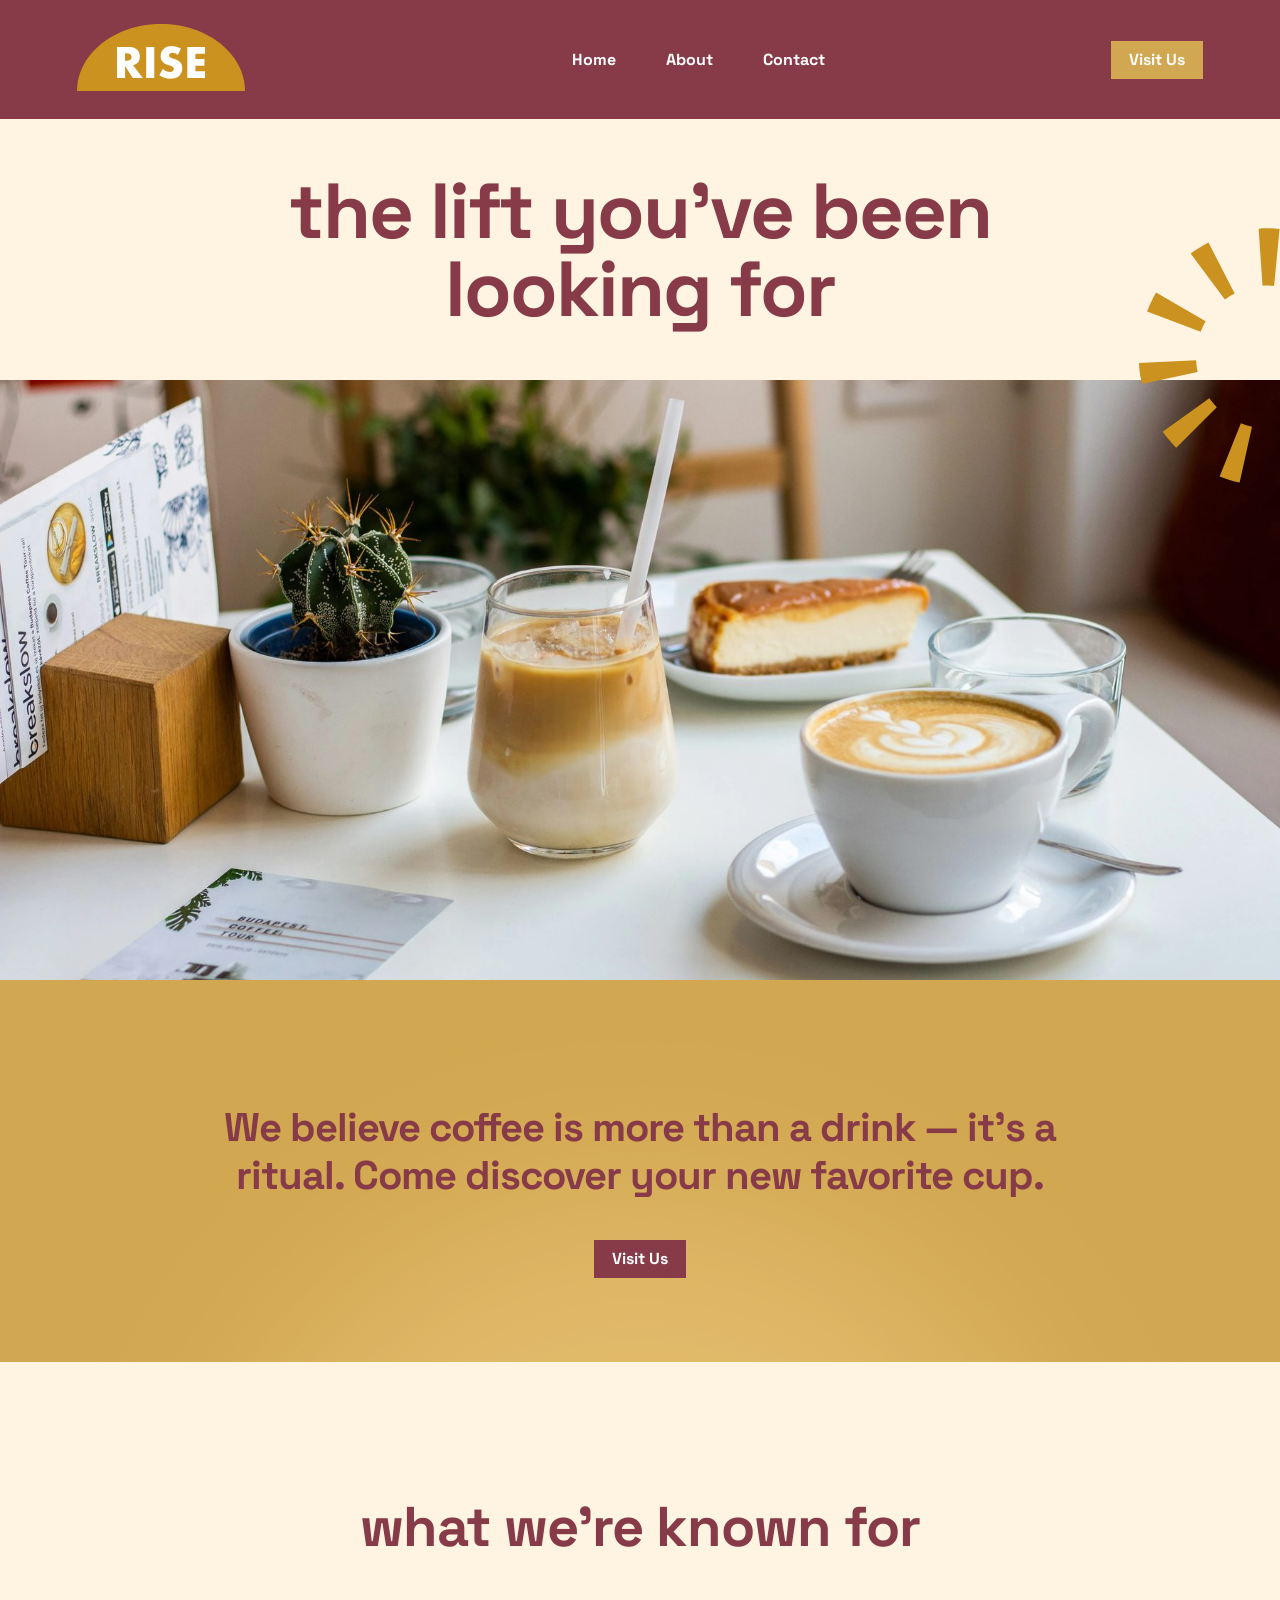
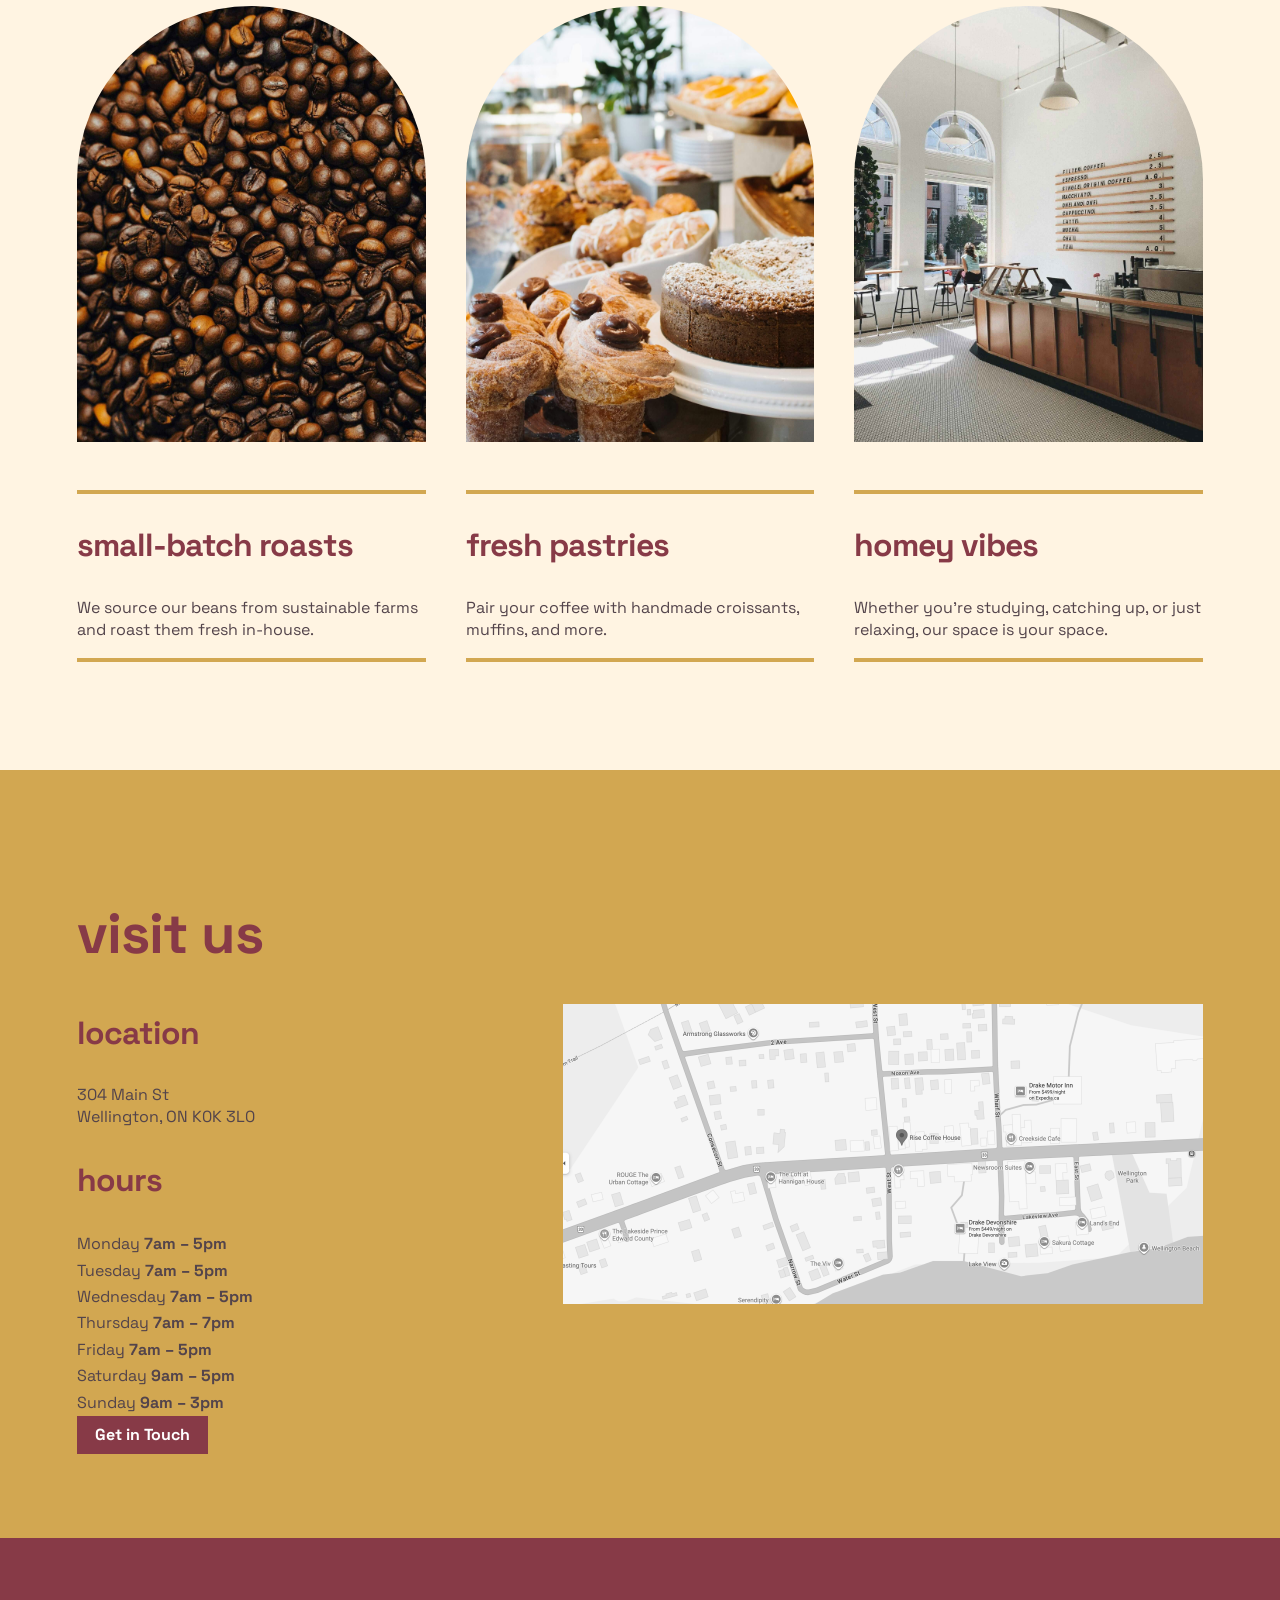
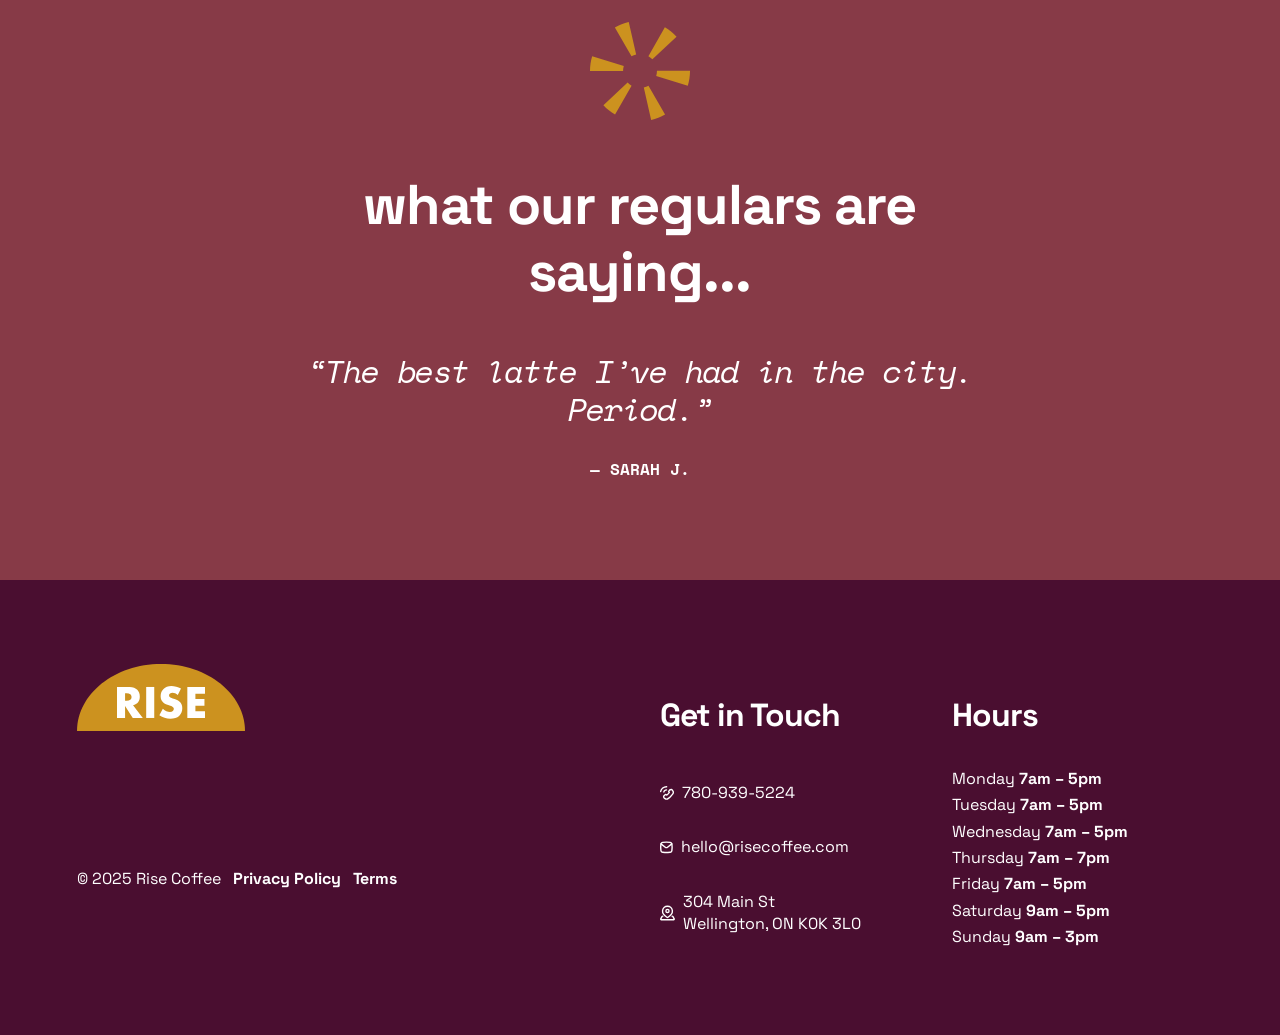
<file: index.html>
<!DOCTYPE html>
<html lang="en">
<head><!-- The head is a container for information ABOUT the page.
           Nothing in here appears on the page. The browser reads it, the visitor never sees it. -->

	<!-- Which character set to use. Leave this out and apostrophes turn into garbage. -->
	<meta charset="utf-8">
	<!-- Tells a phone to use its real width instead of pretending to be a desktop. -->
	<meta name="viewport" content="width=device-width, initial-scale=1">
	<!-- The browser tab text, and what Google shows in search results. Not a heading on the page. -->
	<title>Rise Coffee</title>
	<link rel="icon" href="images/favicon.png">
	<meta name="description" content="A neighbourhood coffee shop on Whyte Avenue. Single origin, roasted here, open from seven.">
	<meta property="og:title" content="Rise Coffee">
	<meta property="og:description" content="A neighbourhood coffee shop on Whyte Avenue.">
	<meta property="og:image" content="https://coderkovon.github.io/rise-coffee/images/rise-coffee-1.jpg">
	<meta property="og:url" content="https://coderkovon.github.io/rise-coffee/">

	<!-- STYLES -->
	<!-- STEP 1: your two stylesheet links go here -->
	<link rel="stylesheet" href="normalize.css"> <!--This normalizes browser default settings.-->
	<link rel="stylesheet" href="layout.css"> <!--This controls the structure and layout.-->
	<link rel="stylesheet" href="style.css"> <!--This adds all the styling to the elements of the pages.-->

	
	<!-- FONTS -->
	<!-- STEP 2: your Google Fonts links go here -->
	<!--Space Grotesque-->
	<link rel="preconnect" href="https://fonts.googleapis.com"> 
	<link rel="preconnect" href="https://fonts.gstatic.com" crossorigin>
	<link href="https://fonts.googleapis.com/css2?family=Space+Grotesk:wght@300..700&display=swap" rel="stylesheet">


	<!--Space Mono-->
	<link rel="preconnect" href="https://fonts.googleapis.com"> 
	<link rel="preconnect" href="https://fonts.gstatic.com" crossorigin>
	<link href="https://fonts.googleapis.com/css2?family=Space+Mono:ital,wght@0,400;0,700;1,400;1,700&display=swap" rel="stylesheet">



</head>

<body><!-- The body holds everything the visitor actually SEES. -->

	<!-- HEADER: the strip along the top. It is the same on every page of the site,
	     which is why it lives outside <main>. -->
	<header>
		<!-- LOGO -->
		<a href="index.html"><img src="images/rise-logo.svg" class="rise-logo-img" alt="rise logo"></a>
		<!-- NAVIGATION: a menu is a LIST of related links, so it is marked up as a ul with li inside.
		CSS takes the bullets off, but underneath it stays a list, because that is what it is. -->
		<nav>
			<ul>
				<li><a class="nav-link" href="index.html">Home</a></li>
				<li><a class="nav-link" href="about.html">About</a></li>
				<li><a class="nav-link" href="contact.html">Contact</a></li>
			</ul>
		</nav>
		<!-- The # in this href jumps to the element with id="visit" further down THIS page,
	     instead of opening a different page. -->
		<a href="index.html#visit" class="nav-link button">Visit Us</a>
		<div class="hamburger">
			<div class="hamburger-bar"></div>
			<div class="hamburger-bar"></div>
			<div class="hamburger-bar"></div>			
		</div>
	</header>

	<!-- MAIN: everything between the header and the footer. This is the part that is
	     actually THIS page. One <main> per page. -->
	<main>

		<!-- SECTION: one horizontal band of the page. Look at the mockup: every time the
		     background colour changes, a new section starts. This page has five. -->

		<!-- HERO SECTION: the first thing a visitor sees. -->
		<section id="hero" class="">
			<div class="container">
				<!-- DIV: a plain box with no meaning. It exists so we can group things together
				     and move them around with CSS later. You will use hundreds of these. -->
				<div class="row row-justify-center">
					<div class="col col-lg-8 col-md-12 col-sm-12 text-center">
						<!-- h1 is the most important heading on the page. Only ever one per page. -->
						<h1>the lift you’ve been looking for</h1>
					</div>
				</div><!-- row ends -->
			</div><!-- container ends -->

			<div class="">
				<div class=""> <!-- column -->
					<div class="hero-img" >
						<!-- img has no closing tag. An image is a thing, not a container,
						     so there is nothing to wrap around and nothing to close.
						     Every image also needs an alt attribute describing what it shows. -->
						<!--REMOVE THIS, ADDING THIS IN DIFFERENTLY <img src="images/rise-coffee-1.jpg" class="img-full" alt="Coffee and pastries on a table">-->
						<img src="images/rise-icon-1.svg" class="hero-icon" alt="">
					</div>
				</div>
			</div><!-- row ends -->

		</section>


		<!-- FAVOURITE CUP SECTION: gold band in the mockup.
		     Notice the markup is identical to the section above. Only the CSS will differ. -->
		<section class="section-padding background-gold position-relative">
			<img src="images/gradient-1.png" class="gradient-1" alt="">
			<div class="container z-index-2">

				<div class="row row-justify-center">
					<div class="col col-lg-10 col-md-12 col-sm-12 text-center">
						<p class="paragraph-large">We believe coffee is more than a drink — it’s a ritual. Come discover your new favorite cup.</p>
						<a href="index.html#visit" class="button-secondary">Visit Us</a>
					</div>
				</div><!-- row ends -->

			</div><!-- container ends -->
		</section>


		<!-- KNOWN FOR SECTION: the three cards.
		     Look at columns 1, 2 and 3 below. They are the SAME block written three times
		     with different words. Write one, get it right, then copy it. -->
		<section class="section-padding">
			<div class="container">	
				<!-- ROW -->
				<div class="row">
					<div class="col col-lg-12">
						<h2 class="text-center">what we’re known for</h2>
					</div>
				</div><!-- row ends -->


				<!-- ROW -->
				<div class="row">
					<!-- COLUMN 1-->
					<div class="col col-lg-4 col-md-6 col-sm-12">
						<div class="card">
							<div class="card-img-wrap">
								<img src="images/rise-coffee-4.jpg" class="card-img" alt="Roasted coffee beans">
							</div>
							<div class="card-border">
								<h3>small-batch roasts</h3>
								<p>We source our beans from sustainable farms and roast them fresh in-house.</p>
							</div>
						</div>
					</div>

					<!-- COLUMN 2 -->
					<div class="col col-lg-4 col-md-6 col-sm-12">
						<div class="card">
							<div class="card-img-wrap">
								<img src="images/rise-coffee-5.jpg" class="card-img" alt="A tray of fresh pastries">
							</div>
							<div class="card-border">
								<h3>fresh pastries</h3>
								<p>Pair your coffee with handmade croissants, muffins, and more.</p>
							</div>
						</div>
					</div>

					<!-- COLUMN 3 -->
					<div class="col col-lg-4 col-md-6 col-sm-12">
						<div class="card">
							<div class="card-img-wrap">
								<img src="images/rise-coffee-2.jpg" class="card-img" alt="The cafe seating area">
							</div>
							<div class="card-border">
								<h3>homey vibes</h3>
								<p>Whether you’re studying, catching up, or just relaxing, our space is your space.</p>
							</div>	
						</div>	
					</div>
				</div><!-- row ends -->

			</div><!-- container ends -->
		</section>


		<!-- VISIT US SECTION. The id="visit" is what the Visit Us buttons jump to.
		     An id can only be used once per page. A class can be used as often as you like. -->
		<section id="visit" class="section-padding background-gold">
			<div class="container">

				<!-- ROW -->
				<div class="row row-align-center">
					
					<!-- COLUMN 1: the details -->
					<div class="col col-lg-5 col-md-12 col-sm-12">
						<h2>visit us</h2>

						<h3>location</h3>
						<p>304 Main St<br>Wellington, ON  K0K 3L0</p>

						<!-- Opening hours are a list of related items, so: another ul.
						     Same two tags as the navigation, doing a completely different job. -->
						<h3>hours</h3>
						<ul class="remove-list-style">
						    <li>Monday  <b>7am – 5pm</b></li>
						    <li>Tuesday  <b>7am – 5pm</b></li>
						    <li>Wednesday  <b>7am – 5pm</b></li>
						    <li>Thursday  <b>7am – 7pm</b></li>
						    <li>Friday  <b>7am – 5pm</b></li>
						    <li>Saturday  <b>9am – 5pm</b></li>
						    <li>Sunday  <b>9am – 3pm</b></li>
  						</ul>
  						<a href="contact.html" class="nav-link button button-secondary">Get in Touch</a>
					</div>

					<!-- COLUMN 2: the map -->
					<div class="col col-lg-7 col-md-12 col-sm-12">
						<div class="">
							<img src="images/map.png" class="img-full" alt="Map showing the location of Rise Coffee">
						</div>
					</div>
				</div><!-- row ends -->

			</div><!-- container ends -->
		</section>


		<!-- TESTIMONIALS SECTION: maroon band in the mockup. -->
		<section id="testimonials" class="section-padding background-maroon-light">
			<div class="container">

				<!-- ROW -->
				<div class="row row-justify-center">
					<div class="col col-lg-8 col-md-12 col-sm-12 text-center">
						<img src="images/rise-icon-2.svg" class="testimonial-icon">
						<h2 class="text-white">what our regulars are saying...</h2>
						<p class="text-white review-statements">“The best latte I’ve had in the city. Period.”</p>
						<p class="text-white reviewer-names">— SARAH J.</p>
					</div>
				</div><!-- row ends -->

			</div><!-- container ends -->
		</section>

	</main>


	<!-- FOOTER -->
	<footer class="section-padding background-maroon-dark">
		<div class="container">

		<!-- ROW -->
			<div class="row">
				<!-- COLUMN 1 -->
				<div class="col col-lg-6 col-md-12 col-sm-12">
					<a href="index.html"><img src="images/rise-logo.svg" class="rise-logo-img" alt="rise logo"></a>
					<div class="footer-tos-box">
						<p class="text-white">© 2025 Rise Coffee</p>
						<p class="nav-link">Privacy Policy</p>
						<p class="nav-link">Terms</p>
					</div>
				</div>

				<!-- COLUMN 2 -->
				<div class="col col-lg-3 col-md-6 col-sm-12">
					<h3 class="text-white">Get in Touch</h3>
					<div class="footer-contact-box">
						<img src="images/telephone-icon.svg" alt="">
						<p class="text-white">780-939-5224</p>
					</div>
					<div class="footer-contact-box">
						<img src="images/email-icon.svg" alt="">
						<p class="text-white">hello@risecoffee.com</p>
					</div>
					<div class="footer-contact-box">
						<img src="images/gps-location-icon.svg" alt="">
						<p class="text-white">304 Main St<br>Wellington, ON  K0K 3L0</p>
					</div>
				</div>

				<!-- COLUMN 3 -->
				<div class="col col-lg-3 col-md-6 col-sm-12">
					<h3 class="text-white">Hours</h3>
					<ul class="remove-list-style">
						<li class="text-white">Monday  <b>7am – 5pm</b></li>
						<li class="text-white">Tuesday  <b>7am – 5pm</b></li>
						<li class="text-white">Wednesday  <b>7am – 5pm</b></li>
						<li class="text-white">Thursday  <b>7am – 7pm</b></li>
						<li class="text-white">Friday  <b>7am – 5pm</b></li>
						<li class="text-white">Saturday  <b>9am – 5pm</b></li>
						<li class="text-white">Sunday  <b>9am – 3pm</b></li>
	  				</ul>
				</div>
			</div><!-- row ends -->

		</div><!-- container ends -->

	</footer>

</body>
</html>
</file>
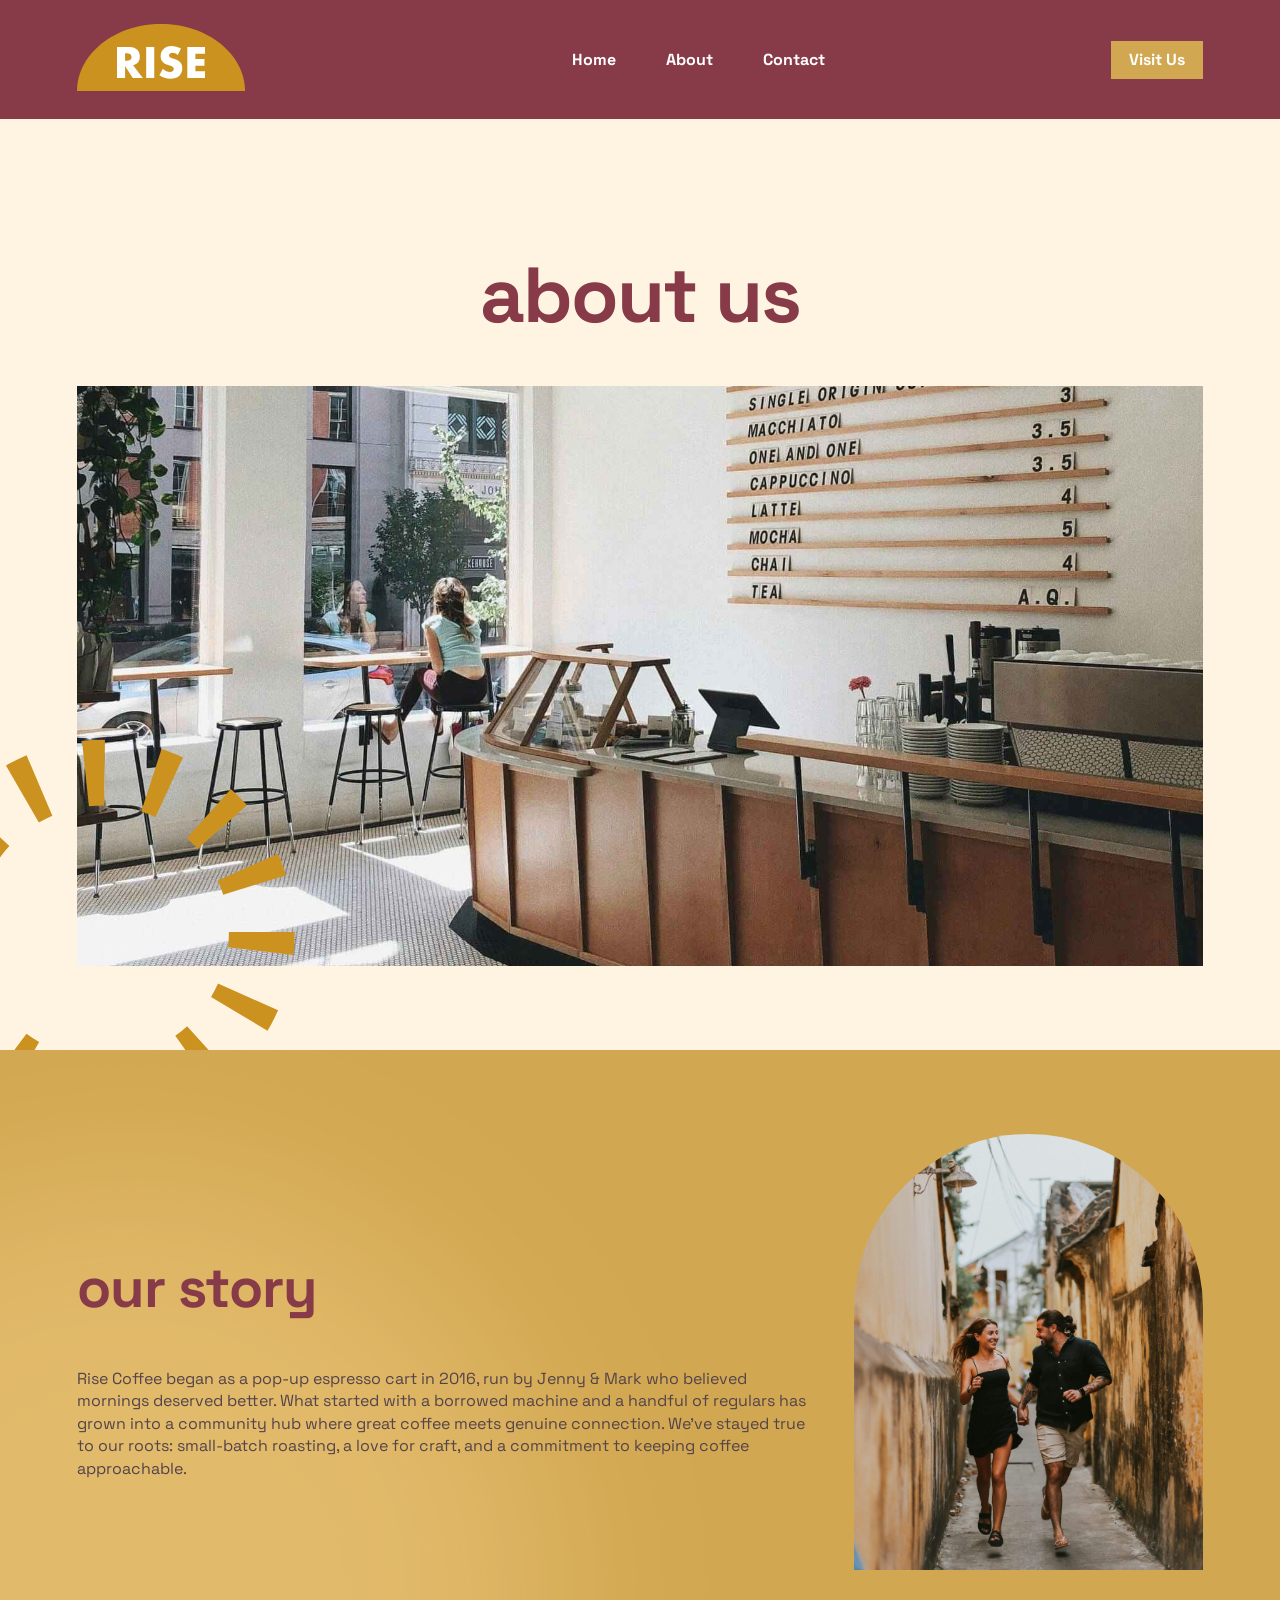
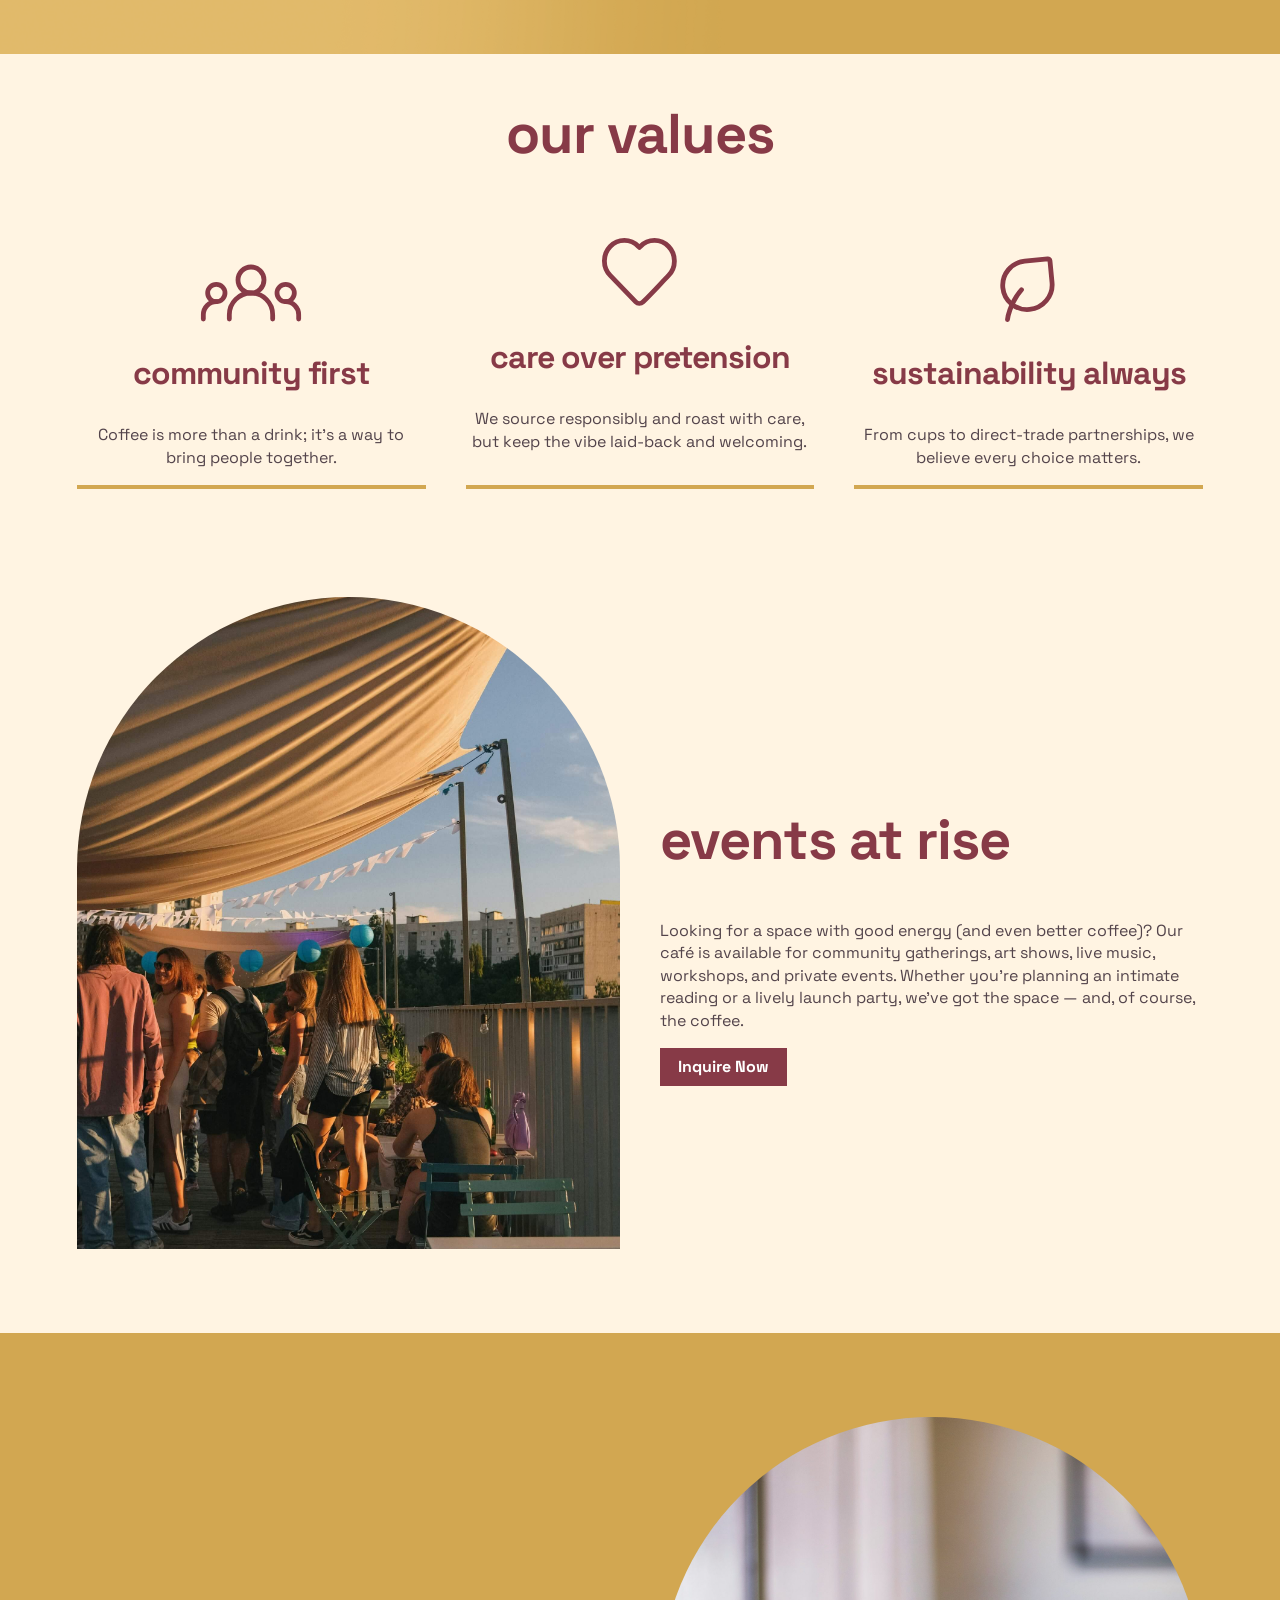
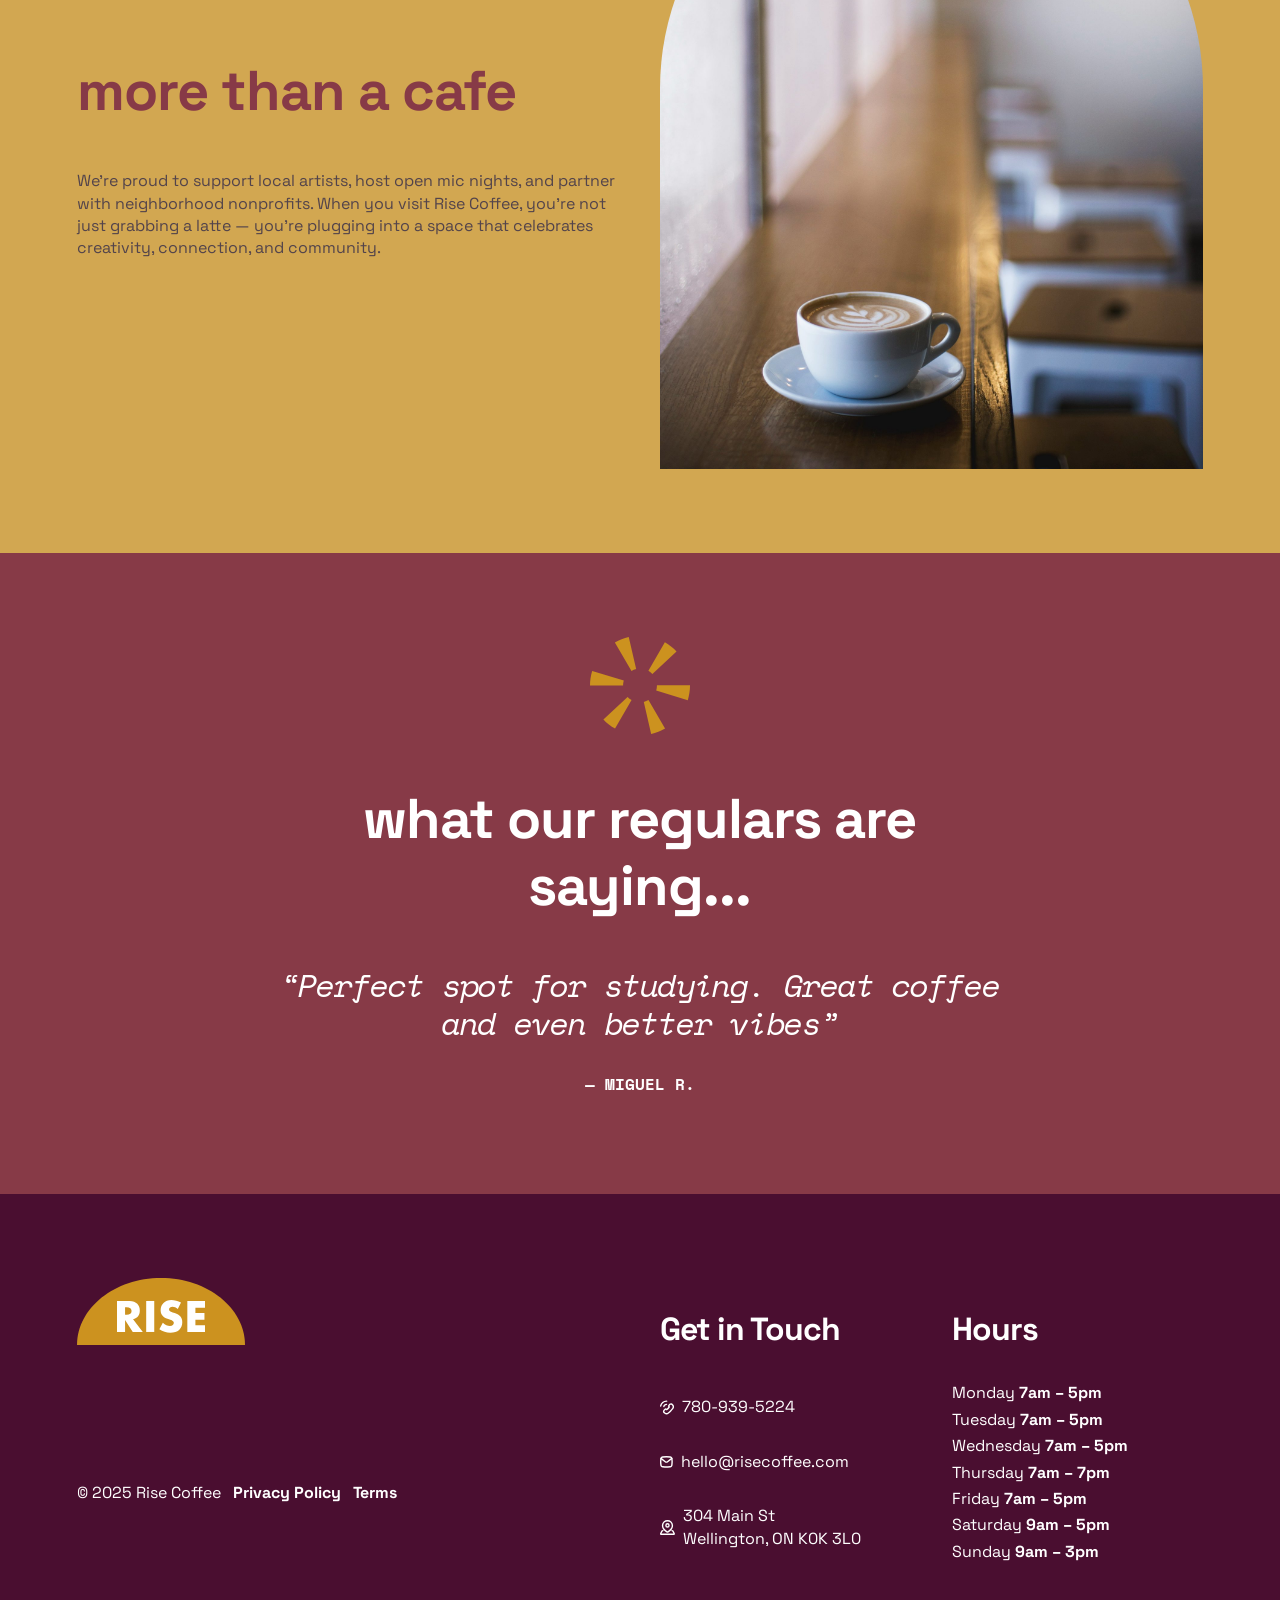
<file: about.html>
<!DOCTYPE html>
<html lang="en">

<head>
	<meta charset="utf-8">
	<meta name="viewport" content="width=device-width, initial-scale=1">
	<title>About | Rise Coffee</title>
	<link rel="icon" href="images/favicon.png">
	<meta name="description" content="What is Rise Coffee and origin? Rise coffee's values and mission.">
	<meta property="og:title" content="Rise Coffee">
	<meta property="og:description" content="A neighbourhood coffee shop on Whyte Avenue.">
	<meta property="og:image" content="https://coderkovon.github.io/rise-coffee/images/rise-coffee-1.jpg">
	<meta property="og:url" content="https://coderkovon.github.io/rise-coffee/">

	<!--STYLESHEETS-->
	<link rel="stylesheet" href="normalize.css">
	<link rel="stylesheet" href="layout.css">
	<link rel="stylesheet" href="style.css">

	<!--FONTS-->
	<!--Space Grotesque-->
	<link rel="preconnect" href="https://fonts.googleapis.com"> 
	<link rel="preconnect" href="https://fonts.gstatic.com" crossorigin>
	<link href="https://fonts.googleapis.com/css2?family=Space+Grotesk:wght@300..700&display=swap" rel="stylesheet">


	<!--Space Mono-->
	<link rel="preconnect" href="https://fonts.googleapis.com"> 
	<link rel="preconnect" href="https://fonts.gstatic.com" crossorigin>
	<link href="https://fonts.googleapis.com/css2?family=Space+Mono:ital,wght@0,400;0,700;1,400;1,700&display=swap" rel="stylesheet">



</head>


<!----------------------->


<body>
	<!--HEADER-->
	<header>
		<!-- LOGO -->
		<a href="index.html"><img src="images/rise-logo.svg" class="rise-logo-img" alt="rise logo"></a>
		<!-- NAVIGATION: a menu is a LIST of related links, so it is marked up as a ul with li inside.
		CSS takes the bullets off, but underneath it stays a list, because that is what it is. -->
		<nav>
			<ul>
				<li><a class="nav-link" href="index.html">Home</a></li>
				<li><a class="nav-link" href="about.html">About</a></li>
				<li><a class="nav-link" href="contact.html">Contact</a></li>
			</ul>
		</nav>
		<!-- The # in this href jumps to the element with id="visit" further down THIS page,
	     instead of opening a different page. -->
		<a href="index.html#visit" class="nav-link button">Visit Us</a>
		<div class="hamburger">
			<div class="hamburger-bar"></div>
			<div class="hamburger-bar"></div>
			<div class="hamburger-bar"></div>			
		</div>
	</header>



	<!--MAIN-->
	<main class="background-gold-faint">
		<!--HERO SECTION-->
		<section class="section-padding">

			<div class="container">				
				<h1 class="text-center">about us</h1>

				<div class="row row-justify-center">
					<div class="col col-lg-12 col-md-12 col-sm-12">
						<div class="about-us-hero-img" alt="ordering counter of the cafe with seating and tables by the windows">
							
						</div>
					</div>
				</div><!-- row ends -->
			</div><!-- container ends -->
			<img src="images/rise-icon-3.svg" class="about-us-hero-icon" alt="">

			
		</section>


		<!--OUR STORY SECTION-->
		<section class="section-padding background-gold position-relative">
			<img src="images/gradient-1.png" class="gradient-2" alt="">
			<div class="container z-index-2">
				<!-- ROW -->
				<div class="row row-align-center">
					<!-- COLUMN 1 -->
					<div class="col col-lg-8 col-md-6 col-sm-12">
						<h2>our story</h2>
						<p>Rise Coffee began as a pop-up espresso cart in 2016, run by Jenny & Mark who believed mornings deserved better. What started with a borrowed machine and a handful of regulars has grown into a community hub where great coffee meets genuine connection. We’ve stayed true to our roots: small-batch roasting, a love for craft, and a commitment to keeping coffee approachable.</p>
					</div>

					<!-- COLUMN 2 -->
					<div class="col col-lg-4 col-md-6 col-sm-12">
						<div class="card-img-wrap">
							<img src="images/rise-coffee-7.jpg" class="about-img" alt="a woman and a man in black attire are jogging down a rustic alley">
						</div>
					</div>
				</div><!-- row ends -->
			</div><!-- container ends -->
		</section>


		<!--OUR VALUES SECTION-->
		<section>
			<div class="container">
				<!--SECTION TITLE-->
				<div>
					<h2 class="text-center">our values</h2>
				</div>
				<!-- ROW -->
				<div class="row">
					<!--COLUMN 1-->
					<div class="col col-lg-4 col-md-6 col-sm-12">
						<div class="card">
							<div class="card-border-bottom">	
								<img src="images/community-first-icon.svg" class="col-justify-center" alt="three stickfigures representing community">
								<h3 class="text-center">community first</h3>
								<p class="text-center">Coffee is more than a drink; it’s a way to bring people together.</p>
							</div>
						</div>
					</div>

					<!--COLUMN 2-->
					<div class="col col-lg-4 col-md-6 col-sm-12">
						<div class="card">
							<div class="card-border-bottom">
								<img src="images/care-over-pretension-icon.svg" class="col-justify-center" alt="a heart representing care">
								<h3 class="text-center">care over pretension</h3>
								<p class="text-center">We source responsibly and roast with care, but keep the vibe laid-back and welcoming.</p>
							</div>
						</div>
					</div>

					<!--COLUMN 3-->
					<div class="col col-lg-4 col-md-6 col-sm-12">
						<div class="card">
							<div class="card-border-bottom">
								<img src="images/sustainability-always-icon.svg" class="col-justify-center" alt="a leaf representing nature">
								<h3 class="text-center">sustainability always</h3>
								<p class="text-center">From cups to direct-trade partnerships, we believe every choice matters.</p>
							</div>
						</div>
					</div>
				</div><!-- row ends -->
			</div><!-- container ends -->
		</section>


		<!--EVENTS SECTION-->
		<section class="section-padding">
			<div class="container">
				<!-- ROW -->
				<div class="row row-align-center">
					<!--COLUMN 1-->
					<div class="col col-lg-6 col-md-12 col-sm-12">
						<div class="card-img-wrap-lg">
							<img src="images/rise-coffee-8.jpg" class="card-img" alt="people enjoying a lively gathering on an outdoor patio in the sunset">
						</div>
					</div>

					<!--COLUMN 2-->
					<div class="col col-lg-6 col-md-12 col-sm-12">
						<h2>events at rise</h2>
						<p>Looking for a space with good energy (and even better coffee)? Our café is available for community gatherings, art shows, live music, workshops, and private events. Whether you’re planning an intimate reading or a lively launch party, we’ve got the space — and, of course, the coffee.</p>
					
						<!--INQUIRE NOW BUTTON-->
						<a href="contact.html" class="button-secondary">Inquire Now</a>
					</div>
				</div><!-- row ends -->
			</div><!-- container ends -->
		</section>		


		<!--MORE THAN A CAFE SECTION-->
		<section class="section-padding background-gold">
			<div class="container">
				<!-- ROW -->
				<div class="row row-align-center">
					<!--COLUMN 1-->
					<div class="col col-lg-6 col-md-12 col-sm-12">
						<h2>more than a cafe</h2>
						<p>We’re proud to support local artists, host open mic nights, and partner with neighborhood nonprofits. When you visit Rise Coffee, you’re not just grabbing a latte — you’re plugging into a space that celebrates creativity, connection, and community.</p>
					</div>

					<!--COLUMN 2-->
					<div class="col col-lg-6 col-md-12 col-sm-12">
						<div class="card-img-wrap-lg">
							<img src="images/rise-coffee-3.jpg" class="about-img" alt="cup of latte on a plate with cafe art on the surface resting on a counter by the window">
						</div>
					</div>
				</div><!-- row ends -->
			</div><!-- container ends -->
		</section>		


		<!--TESTIMONIALS SECTION-->
		<section id="testimonials" class="section-padding background-maroon-light">
			<div class="container">

				<!-- ROW -->
				<div class="row row-justify-center">
					<div class="col col-lg-8 col-md-12 col-sm-12 text-center">
						<img src="images/rise-icon-2.svg" class="testimonial-icon" alt="">
						<h2 class="text-white">what our regulars are saying...</h2>
						<p class="text-white review-statements">“Perfect spot for studying. Great coffee and even better vibes”</p>
						<p class="text-white reviewer-names">— MIGUEL R.</p>
					</div>
				</div><!-- row ends -->

			</div><!-- container ends -->
		</section>

	</main>


<!----------------------->

	<!-- FOOTER -->
	<footer class="section-padding background-maroon-dark">
		<div class="container">

		<!-- ROW -->
			<div class="row">
				<!-- COLUMN 1 -->
				<div class="col col-lg-6 col-md-12 col-sm-12">
					<a href="index.html"><img src="images/rise-logo.svg" class="rise-logo-img" alt="rise logo"></a>
					<div class="footer-tos-box">
						<p class="text-white">© 2025 Rise Coffee</p>
						<p class="nav-link">Privacy Policy</p>
						<p class="nav-link">Terms</p>
					</div>
				</div>

				<!-- COLUMN 2 -->
				<div class="col col-lg-3 col-md-6 col-sm-12">
					<h3 class="text-white">Get in Touch</h3>
					<div class="footer-contact-box">
						<img src="images/telephone-icon.svg" alt="">
						<p class="text-white">780-939-5224</p>
					</div>
					<div class="footer-contact-box">
						<img src="images/email-icon.svg" alt="">
						<p class="text-white">hello@risecoffee.com</p>
					</div>
					<div class="footer-contact-box">
						<img src="images/gps-location-icon.svg" alt="">
						<p class="text-white">304 Main St<br>Wellington, ON  K0K 3L0</p>
					</div>
				</div>

				<!-- COLUMN 3 -->
				<div class="col col-lg-3 col-md-6 col-sm-12">
					<h3 class="text-white">Hours</h3>
					<ul class="remove-list-style">
						<li class="text-white">Monday  <b>7am – 5pm</b></li>
						<li class="text-white">Tuesday  <b>7am – 5pm</b></li>
						<li class="text-white">Wednesday  <b>7am – 5pm</b></li>
						<li class="text-white">Thursday  <b>7am – 7pm</b></li>
						<li class="text-white">Friday  <b>7am – 5pm</b></li>
						<li class="text-white">Saturday  <b>9am – 5pm</b></li>
						<li class="text-white">Sunday  <b>9am – 3pm</b></li>
	  				</ul>
				</div>
			</div><!-- row ends -->

		</div><!-- container ends -->

	</footer>


</body>
</html>
</file>
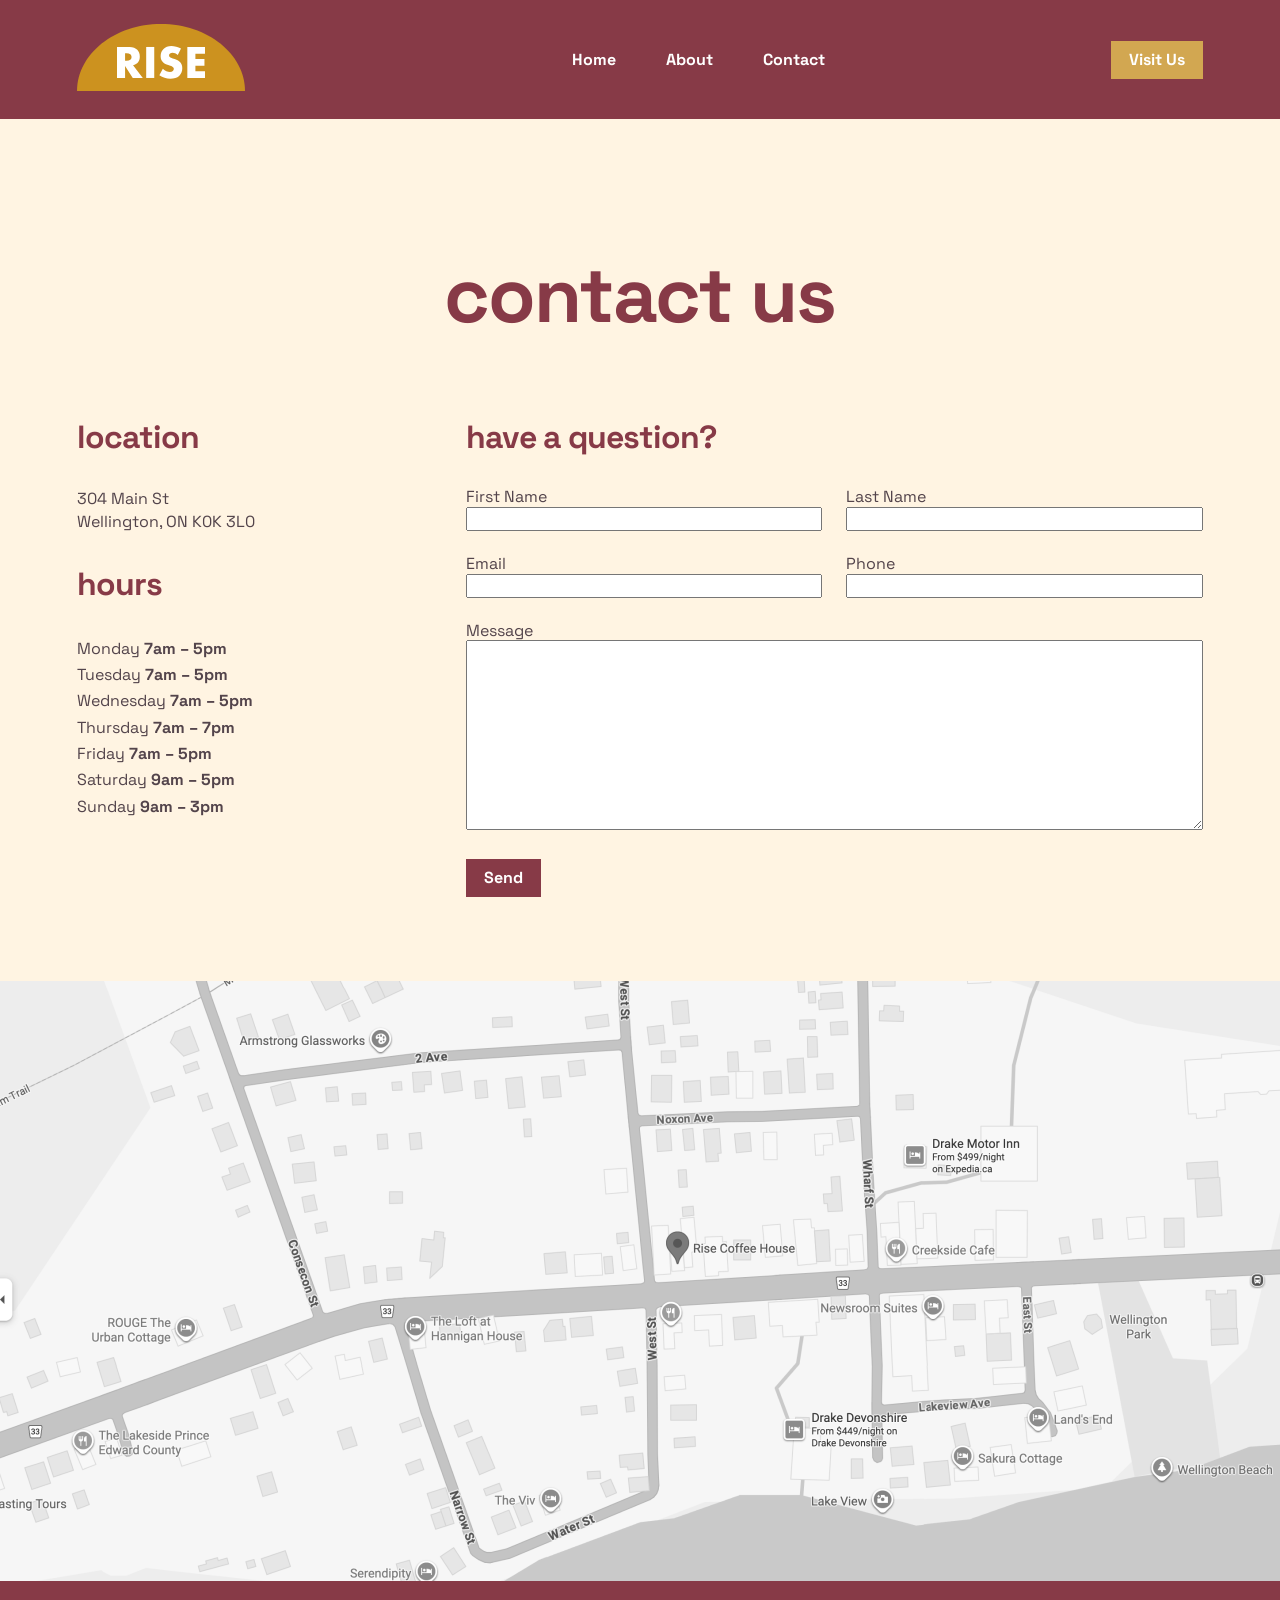
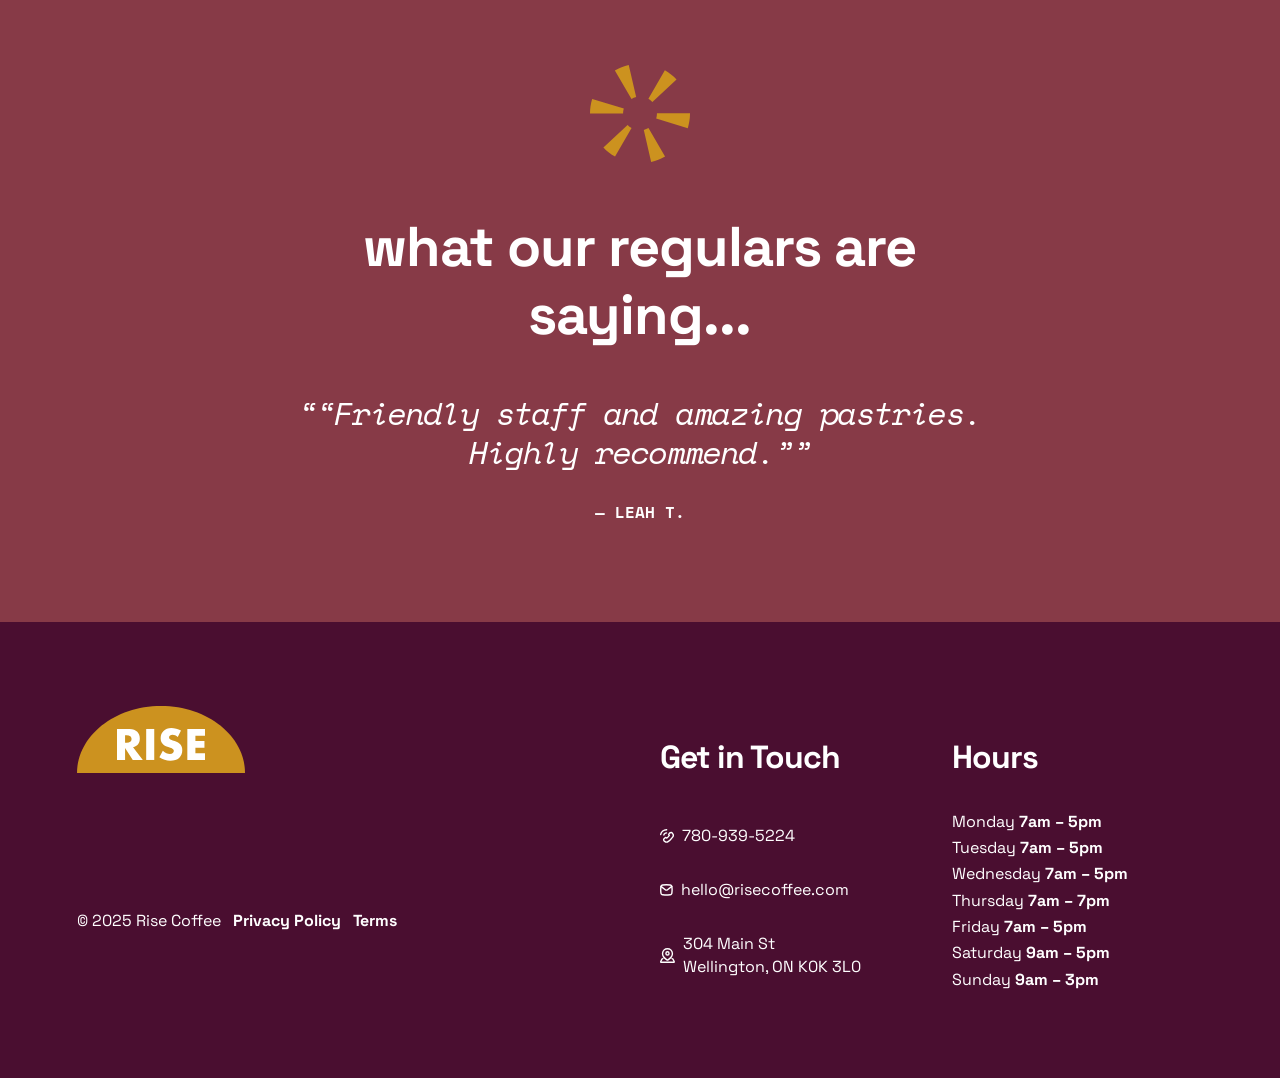
<file: contact.html>
<!DOCTYPE html>
<html lang="en">

<head>
	<meta charset="utf-8">
	<meta name="viewport" content="width=device-width, initial-scale=1">
	<title>Contact | Rise Coffee</title>
	<link rel="icon" href="images/favicon.png">
	<meta name="description" content="Contact rise coffee with comments or concerns.">
	<meta property="og:title" content="Rise Coffee">
	<meta property="og:description" content="A neighbourhood coffee shop on Whyte Avenue.">
	<meta property="og:image" content="https://coderkovon.github.io/rise-coffee/images/rise-coffee-1.jpg">
	<meta property="og:url" content="https://coderkovon.github.io/rise-coffee/">

	<!--STYLESHEETS-->
	<link rel="stylesheet" href="normalize.css">
	<link rel="stylesheet" href="layout.css">
	<link rel="stylesheet" href="style.css">

	<!--FONTS-->
	<!--Space Grotesque-->
	<link rel="preconnect" href="https://fonts.googleapis.com"> 
	<link rel="preconnect" href="https://fonts.gstatic.com" crossorigin>
	<link href="https://fonts.googleapis.com/css2?family=Space+Grotesk:wght@300..700&display=swap" rel="stylesheet">


	<!--Space Mono-->
	<link rel="preconnect" href="https://fonts.googleapis.com"> 
	<link rel="preconnect" href="https://fonts.gstatic.com" crossorigin>
	<link href="https://fonts.googleapis.com/css2?family=Space+Mono:ital,wght@0,400;0,700;1,400;1,700&display=swap" rel="stylesheet">



</head>


<!----------------------->


<body>
	<!--HEADER-->
	<header>
		<!-- LOGO -->
		<a href="index.html"><img src="images/rise-logo.svg" class="rise-logo-img" alt="rise logo"></a>
		<!-- NAVIGATION: a menu is a LIST of related links, so it is marked up as a ul with li inside.
		CSS takes the bullets off, but underneath it stays a list, because that is what it is. -->
		<nav>
			<ul>
				<li><a class="nav-link" href="index.html">Home</a></li>
				<li><a class="nav-link" href="about.html">About</a></li>
				<li><a class="nav-link" href="contact.html">Contact</a></li>
			</ul>
		</nav>
		<!-- The # in this href jumps to the element with id="visit" further down THIS page,
	     instead of opening a different page. -->
		<a href="index.html#visit" class="nav-link button">Visit Us</a>
		<div class="hamburger">
			<div class="hamburger-bar"></div>
			<div class="hamburger-bar"></div>
			<div class="hamburger-bar"></div>			
		</div>
	</header>


	<!--MAIN-->
	<main class="background-gold-faint">
		<!--HERO SECTION-->
		<section class="section-padding">
			<div class="container">				
				<h1 class="text-center">contact us</h1>
				<div class="row row-align-start">
					
					<!-- COLUMN 1: the details -->
					<div class="col col-lg-4 col-md-12 col-sm-12">
						<h3>location</h3>
						<p>304 Main St<br>Wellington, ON  K0K 3L0</p>

						<!-- Opening hours are a list of related items, so: another ul.
						     Same two tags as the navigation, doing a completely different job. -->
						<h3>hours</h3>
						<ul class="remove-list-style">
						    <li>Monday  <b>7am – 5pm</b></li>
						    <li>Tuesday  <b>7am – 5pm</b></li>
						    <li>Wednesday  <b>7am – 5pm</b></li>
						    <li>Thursday  <b>7am – 7pm</b></li>
						    <li>Friday  <b>7am – 5pm</b></li>
						    <li>Saturday  <b>9am – 5pm</b></li>
						    <li>Sunday  <b>9am – 3pm</b></li>
  						</ul>
  					</div>


  					<!-- COLUMN 2: inquiry inputs -->
					<div class="col col-lg-8 col-md-12 col-sm-12">
						<h3>have a question?</h3>
							<form class="contact-form">
								<div class="field">
									<label for="FirstName">First Name</label>
									<input type="text" id="FirstName" class="input-text">
								</div>
								<div class="field">
									<label for="LastFirst">Last Name</label>
									<input type="text" id="LastName" class="input-text">
								</div>
								<div class="field">
									<label for="Email">Email</label>
									<input type="text" id="Email" class="input-text">
								</div>
								<div class="field">
									<label for="Phone">Phone</label>
									<input type="text" id="Phone" class="input-text">
								</div>
								<div class="field field-wide">
									<label for="Message">Message</label>
									<textarea id="Message" class="input-message" rows="10"></textarea>
								</div>
								<input type="submit" value="Send" class="button-secondary form-submit">
							</form>
					</div>


  				</div> <!-- row ends -->
			</div><!-- container ends -->
		</section>



		<!--MAP-->
		<section>
			<div class="container-full">
				<img src="images/map.png" class="img-full" alt="Map showing the location of Rise Coffee">
			</div>
		</section>



		<!--TESTIMONIALS SECTION-->
		<section id="testimonials" class="section-padding background-maroon-light">
			<div class="container">

				<!-- ROW -->
				<div class="row row-justify-center">
					<div class="col col-lg-8 col-md-12 col-sm-12 text-center">
						<img src="images/rise-icon-2.svg" class="testimonial-icon" alt="">
						<h2 class="text-white">what our regulars are saying...</h2>
						<p class="text-white review-statements">““Friendly staff and amazing pastries. Highly recommend.””</p>
						<p class="text-white reviewer-names">— LEAH T.</p>
					</div>
				</div><!-- row ends -->

			</div><!-- container ends -->
		</section>

	</main>




	<!----------------------->

	<!-- FOOTER -->
	<footer class="section-padding background-maroon-dark">
		<div class="container">

		<!-- ROW -->
			<div class="row">
				<!-- COLUMN 1 -->
				<div class="col col-lg-6 col-md-12 col-sm-12">
					<a href="index.html"><img src="images/rise-logo.svg" class="rise-logo-img" alt="rise logo"></a>
					<div class="footer-tos-box">
						<p class="text-white">© 2025 Rise Coffee</p>
						<p class="nav-link">Privacy Policy</p>
						<p class="nav-link">Terms</p>
					</div>
				</div>

				<!-- COLUMN 2 -->
				<div class="col col-lg-3 col-md-6 col-sm-12">
					<h3 class="text-white">Get in Touch</h3>
					<div class="footer-contact-box">
						<img src="images/telephone-icon.svg" alt="">
						<p class="text-white">780-939-5224</p>
					</div>
					<div class="footer-contact-box">
						<img src="images/email-icon.svg" alt="">
						<p class="text-white">hello@risecoffee.com</p>
					</div>
					<div class="footer-contact-box">
						<img src="images/gps-location-icon.svg" alt="">
						<p class="text-white">304 Main St<br>Wellington, ON  K0K 3L0</p>
					</div>
				</div>

				<!-- COLUMN 3 -->
				<div class="col col-lg-3 col-md-6 col-sm-12">
					<h3 class="text-white">Hours</h3>
					<ul class="remove-list-style">
						<li class="text-white">Monday  <b>7am – 5pm</b></li>
						<li class="text-white">Tuesday  <b>7am – 5pm</b></li>
						<li class="text-white">Wednesday  <b>7am – 5pm</b></li>
						<li class="text-white">Thursday  <b>7am – 7pm</b></li>
						<li class="text-white">Friday  <b>7am – 5pm</b></li>
						<li class="text-white">Saturday  <b>9am – 5pm</b></li>
						<li class="text-white">Sunday  <b>9am – 3pm</b></li>
	  				</ul>
				</div>
			</div><!-- row ends -->

		</div><!-- container ends -->

	</footer>


</body>
</html>
</file>
<file: layout.css>
/* CONTAINER */

.container {
	display: block;
	width: 88%;
	max-width: 1400px;
	margin: 0 auto;
}

.container-full {
	display: block;
	width: 100%;
	overflow: hidden;
}


/* ROW */
.row {
	display: flex;
	flex-wrap: wrap;
	align-items: stretch;
	margin: 0px -20px;
}

.row-justify-end 	 { justify-content: flex-end; }
.row-justify-center  { justify-content: center; }
.row-justify-between { justify-content: space-between; }
.row-align-end 		 { align-items: flex-end; }
.row-align-center 	 { align-items: center; }
.row-align-start	 { align-items: flex-start; }

/* COLUMNS */
.col {
	flex-grow: 1;
	flex-shrink: 1;
	flex-basis: 0%;
	padding: 0px 20px;
}

.col-lg-1 { max-width: 8.33%;}
.col-lg-2 { max-width: 16.67%;}
.col-lg-3 { max-width: 25%;}
.col-lg-4 { max-width: 33.33%;}
.col-lg-5 { max-width: 41.67%;}
.col-lg-6 { max-width: 50%;}
.col-lg-7 { max-width: 58.33%;}
.col-lg-8 { max-width: 66.67%;}
.col-lg-9 { max-width: 75%;}
.col-lg-10 { max-width: 83.33%;}
.col-lg-11 { max-width: 91.67%;}
.col-lg-12 { max-width: 100%;}

.col-justify-center { display: block;
  margin: auto; } /* source: https://www.w3schools.com/css/css3_image_center.asp */

/*UTILITIES*/
.section-padding { padding: 84px 0px;}
.text-center 	   { text-align: center; }
.text-right 	 	 { text-align: right; }
.img-full 	  	 { display: block; width: 100%; }
.overflow-hidden { overflow: hidden; }



/* ============================================
   TABLET   481 to 768
   ============================================ */

@media screen and (max-width: 768px) and (min-width: 481px) {

	.col-md-1  { flex-basis: 8.33%;   max-width: 8.33%; }
	.col-md-2  { flex-basis: 16.67%;  max-width: 16.67%; }
	.col-md-3  { flex-basis: 25.00%;  max-width: 25.00%; }
	.col-md-4  { flex-basis: 33.33%;  max-width: 33.33%; }
	.col-md-5  { flex-basis: 41.67%;  max-width: 41.67%; }
	.col-md-6  { flex-basis: 50.00%;  max-width: 50.00%; }
	.col-md-7  { flex-basis: 58.33%;  max-width: 58.33%; }
	.col-md-8  { flex-basis: 66.67%;  max-width: 66.67%; }
	.col-md-9  { flex-basis: 75.00%;  max-width: 75.00%; }
	.col-md-10 { flex-basis: 83.33%;  max-width: 83.33%; }
	.col-md-11 { flex-basis: 91.67%;  max-width: 91.67%; }
	.col-md-12 { flex-basis: 100%;    max-width: 100%; }

}

/* ============================================
   SMARTPHONE   480 and below
   Written after the tablet block, so it wins.
   ============================================ */

@media screen and (max-width: 480px) {

	.col-sm-1  { flex-basis: 8.33%;   max-width: 8.33%; }
	.col-sm-2  { flex-basis: 16.67%;  max-width: 16.67%; }
	.col-sm-3  { flex-basis: 25.00%;  max-width: 25.00%; }
	.col-sm-4  { flex-basis: 33.33%;  max-width: 33.33%; }
	.col-sm-5  { flex-basis: 41.67%;  max-width: 41.67%; }
	.col-sm-6  { flex-basis: 50.00%;  max-width: 50.00%; }
	.col-sm-7  { flex-basis: 58.33%;  max-width: 58.33%; }
	.col-sm-8  { flex-basis: 66.67%;  max-width: 66.67%; }
	.col-sm-9  { flex-basis: 75.00%;  max-width: 75.00%; }
	.col-sm-10 { flex-basis: 83.33%;  max-width: 83.33%; }
	.col-sm-11 { flex-basis: 91.67%;  max-width: 91.67%; }
	.col-sm-12 { flex-basis: 100%;    max-width: 100%; }

}
</file>
<file: style.css>
/* GLOBAL STYLES */

html { box-sizing:border-box; }
*,*:before, *:after { box-sizing: inherit; }

header {background-color: #873A47; 
  padding: 24px 6%;
  display: flex;
  align-items: center;
  justify-content: space-between;
  }


body { font-family:"Space Grotesk",sans-serif;
  color: #53444B; 
  background-color: #FFF4E2;
  }

#hero { overflow: hidden; }


/* BACKGROUNDS */
.background-gold-faint {background-color: #FFF4E2 }
.background-gold { background-color: #D2A751 }
.background-maroon-light { background-color: #873A47 }
.background-maroon-dark { background-color: #4A0E30 }



/* IMAGES */
.rise-logo-img { width:168px; }

.hero-img { /*index.html*/
  position: relative;
  background-image: url(images/rise-coffee-1.jpg);
  background-size: cover;
  background-repeat: no-repeat;
  background-position: 100% 50%;
  height: 600px;
}
.about-us-hero-img { 
  position: relative;
  background-image: url(images/rise-coffee-2.jpg);
  background-size: cover;
  background-clip: padding-box;
  background-repeat: no-repeat;
  background-position: 100% 67%;
  height: 580px;
}


.card-img-wrap { 
  width:100%;
  aspect-ratio: 4/5; 
  border-radius: 200px 200px 0px 0px;
  overflow: hidden; /* overflow property hides anything outside of the container */
}
.card-img-wrap-lg {  /*seen in about us page*/
  width:100%;
  aspect-ratio: 5/6; 
  border-radius: 350px 350px 0px 0px;
  overflow: hidden;
}



.card-img { /*shows middle of image*/
  width: 100%;
  height: 100%;
  object-fit: cover;
}
.about-img { /*used only in about page, shows bottom half of the images*/
  width: 100%;
  height: 100%;
  object-fit: cover;
  object-position: bottom;
}



/*IMAGES - DECORATIVE STUFF*/
.hero-icon { /*index decorative explosion*/
  position: absolute;
  width: 20%;
  top: -25%;
  right: -9%;
  transform: rotate(-192deg);
}

.testimonial-icon{ /*decorative circle at the start of the section*/
  width: 100px
}

.about-us-hero-icon { /*about us hero decorative explosion*/
  position: absolute;
  width: 30%;
  bottom: -25%;
  left: -7%;
  transform: rotate(-192deg);
}

.gradient-1{/*index.html > fav cup section*/
  width: 100%;
  position: absolute;
  top: 0;
  left: 0;
  z-index: 1;
}

.gradient-2{ /*about.html > our story section*/
  width: 100%;
  position: absolute;
  top: -15%;
  right: 40%;
  z-index: 1;
}



/* LAYOUT UTILITIES */
.z-index-2{
  position: relative;
  z-index: 2;
}

.position-relative{
  position: relative;
  overflow: hidden;
}





/* FONTS */
.text-white { color: white; }

h1 {
  font-size: 78px; 
  line-height: 100%; 
  font-weight: 700; 
  letter-spacing: -2px; 
  color: #873A47;
}

h2 {
  font-size: 56px; 
  line-height: 120%; 
  font-weight: 700; 
  letter-spacing: -1px; 
  color: #873A47;
}

h3 {
  font-size: 32px; 
  line-height: 120%; 
  font-weight: 700; 
  letter-spacing: -1px; 
  color: #873A47;
}

p {
  font-size: 16px; 
  line-height: 140%; 
  font-weight: 400; 
  font-style: regular; 
  color: #53444B;
}

.paragraph-large {
  font-size: 40px; 
  line-height: 120%; 
  font-weight: 700; 
  letter-spacing: -1px; 
  color: #873A47;
}



/* HAMBURGER */
.hamburger{
  display: none;
  width: 32px;
  height: 24px;
  flex-direction: column;
  justify-content: space-between;
}

.hamburger-bar{
  width: 100%;
  height: 4px;
  background-color: #ffffff;
  border-radius: 2px;
}



/* NAVIGATION */
nav li { list-style:none; padding-left:0; } /* targetting the list items in the nav */
nav ul { display: flex;
  justify-content: center;
  gap: 50px;
}
.nav-link { color: #ffffff; text-decoration:none; font-weight: bold;}

.remove-list-style {
  list-style-type: none;
  margin: 0;
  padding: 0;
}


/*TESTIMONIAL FONTS*/

.review-statements { 
  font-family:"Space Mono",sans-serif;
  font-style: italic; 
  font-size: 32px;
  line-height: 120%; 
  font-weight: 400;
  letter-spacing: -2px;
}

.reviewer-names { 
  font-family:"Space Mono",sans-serif;
  font-style: regular; 
  font-size: 16px;
  line-height: 120%; 
  font-weight: 700;
  letter-spacing: 14%;
}



/* BUTTONS */
.button { /*gold button*/
  display: inline-block;
  color: white;
  padding: 10px 18px;
  background-color: #D2A751;
  text-decoration: none;
  font-weight: bold;
}
.button:hover { background-color: #E6C27A; }


.button-secondary { /*red button*/
  display: inline-block;
  color: white;
  padding: 10px 18px;
  background-color: #873A47;
  text-decoration: none;
  font-weight: bold;
}
.button-secondary:hover { background-color: #4A0E30; }



/* GENERAL */
.card{
  display: flex;
  flex-direction: column;
  height: 100%;
  gap: 24px;
}

.card-border{
  border-top: solid 4px #D2A751;
  border-bottom: solid 4px #D2A751;
  margin: 24px 0;
  flex-grow: 1;
}

.card-border-bottom{ /* about page, our values */
  border-bottom: solid 4px #D2A751;
  margin: 24px 0;
  flex-grow: 1;
}


.footer-tos-box{ /* copyright, privacy, terms */
  display: flex;
  flex-direction: row;
  gap: 12px;
  align-items: center;
  height: 100%;
}

.footer-contact-box{ /* get in touch */
  display: flex;
  flex-direction: row;
  gap: 8px;
}

main li, footer li{ /* pads the weekdays and operations hours */
  padding: 4px 0px;
}

/* FORM */
.contact-form{
  display: grid;
  grid-template-columns: 1fr 1fr;
  gap: 24px;
}

.input-text, .input-message {
  width: 100%;
}

.field-wide{
  grid-column: 1 / 3;
}

.form-submit{
  grid-column: 1 / 3;
  justify-self: start;
  border: none;
}




@media screen and (max-width: 768px) and (min-width: 481px) {
  .card{ padding: 24px; }
  h1 { font-size: 56px; }
  h2 { font-size: 40px; }
  h3 { font-size: 26px; }
  .paragraph-large { font-size: 30px; }
  .section-padding { padding: 56px 0; }
  
  nav { display: none; }
  .nav-link { display: none; }
  .hamburger { display: flex; }
}





@media screen and (max-width: 480px) {
  h1 { font-size: 40px; }
  h2 { font-size: 32px; }
  h3 { font-size: 24px; }
  .paragraph-large { font-size: 24px; }
  .section-padding { padding: 40px 0; }
  
  header { padding: 16px 6%; }
  .logo {display: 104px; }
  nav { display: none; }
  .nav-link { display: none; }
  .hamburger{ display: flex; }

  .contact-form{ grid-template-columns: 1fr; }
  .field-wide { grid-column: 1/2; }
  .form-submit { grid-column: 1/2; }
}
</file>
